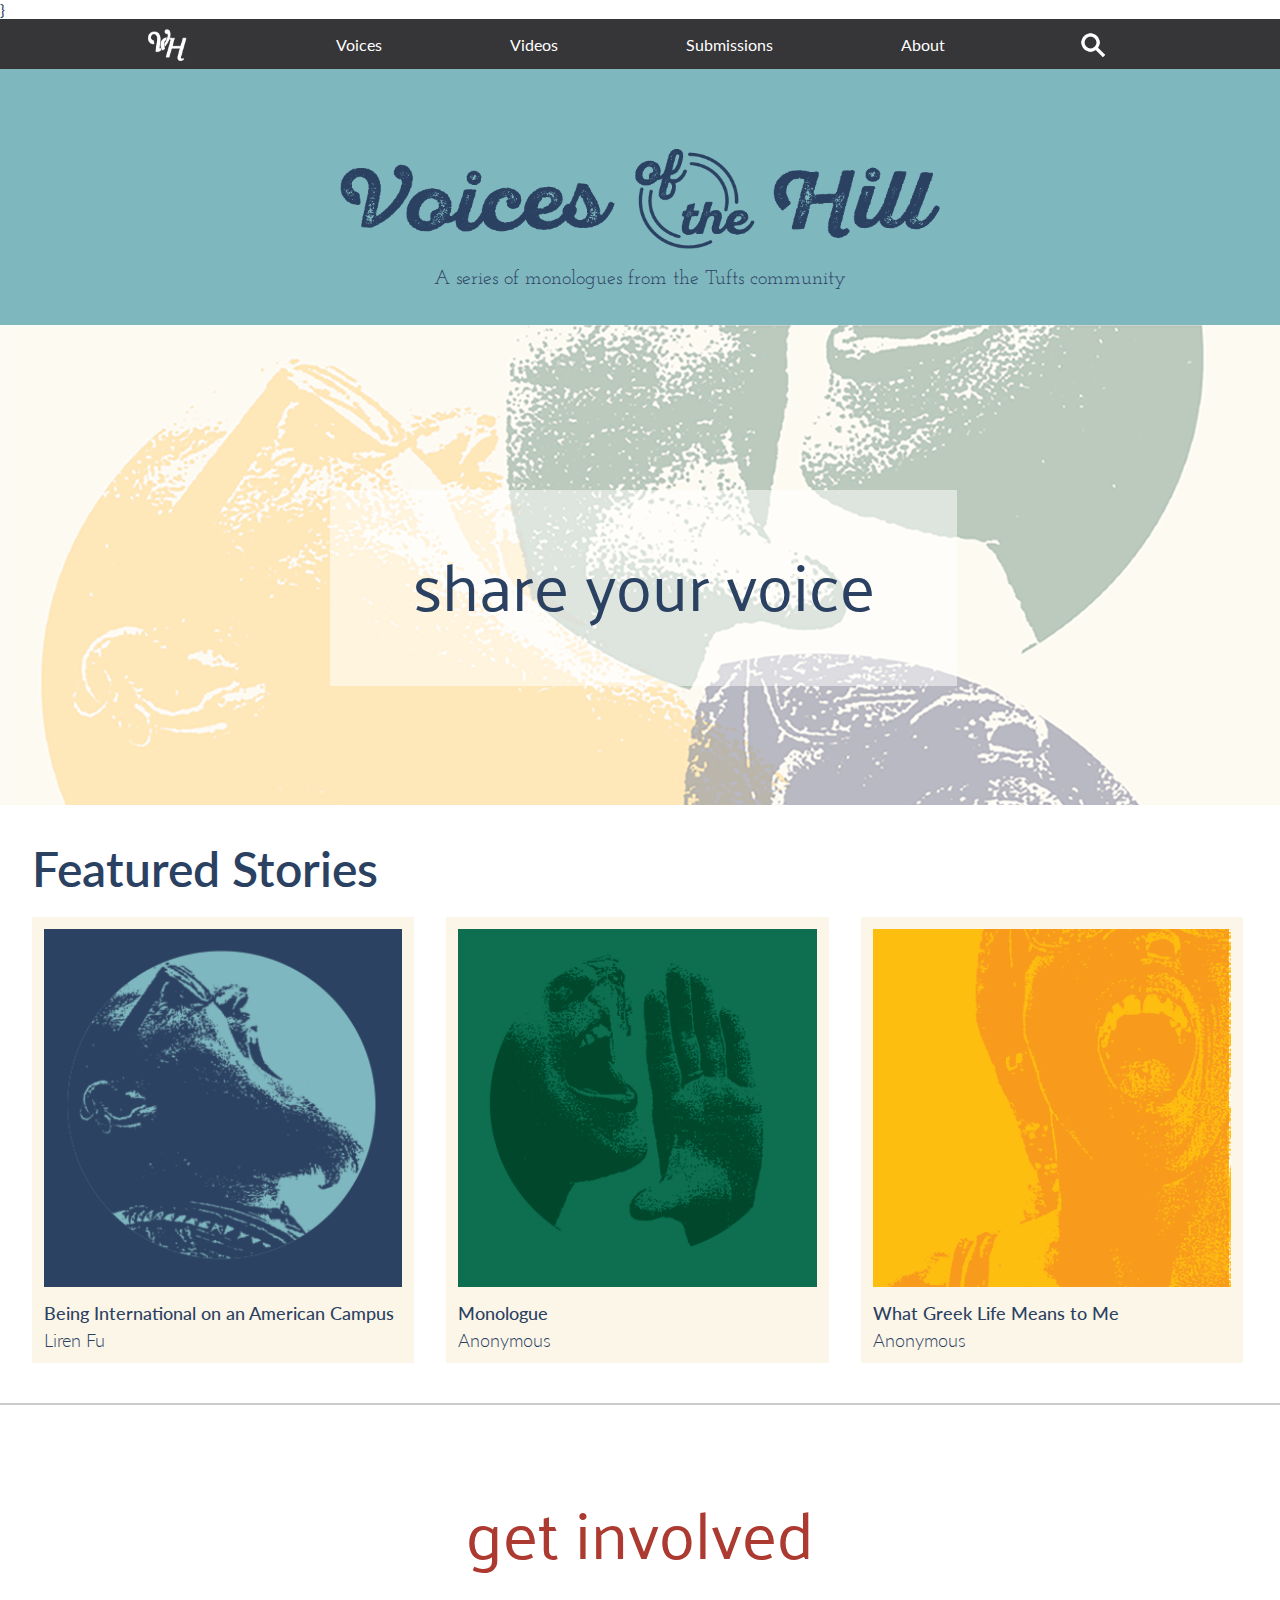
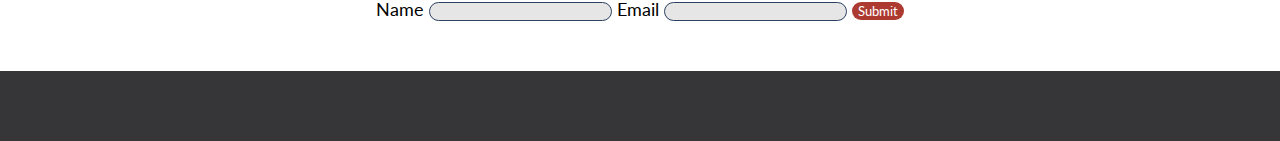
<file: index.html>
<!DOCTYPE html>
<html lang="en">
<head>
	<meta charset="utf-8">
	<title>Voices of the Hill</title>

	<link rel="stylesheet" media="screen" href="voicesstylesheet.css">
    
    <link href="https://fonts.googleapis.com/css?family=Josefin+Sans" rel="stylesheet">
    <link href="https://fonts.googleapis.com/css?family=Lato" rel="stylesheet">
    <link href="https://fonts.googleapis.com/css?family=Josefin+Slab" rel="stylesheet">}
    <link href="https://fonts.googleapis.com/css?family=Palanquin:700" rel="stylesheet">
    <link href="https://fonts.googleapis.com/css?family=Palanquin+Dark" rel="stylesheet">

    
	<meta name="viewport" content="width=device-width, initial-scale=1.0">
	<meta name="author" content="David Harrison">
	<meta name="description" content="A series of monologues from the tufts community.">
	<meta name="voices" content="all">

</head>

<body>

    <div class="globalheader">
        
        <a href="index.html">
        <img class="logo" src="headerlogo.png" width="80" height="50">
        </a>
        
        <ul class="navigation-menu">
            <li><a href="VoicesStories.html">Voices</a></li>
            <li><a href="Videospage.html">Videos</a></li>
            <li><a href="Submissions.html">Submissions</a></li>
            <li><a href="About.html">About</a></li>
        </ul>
        
        <img class="search" src="search.png" width="40" height="40">
        
    </div>
    
    <div class="pagetitle">
        <img class="centerlogo" src="centerlogo.png" width="600" height="100">
        <h4 id="subtitle">A series of monologues from the Tufts community</h4>
    </div>

    <a id="submitlink" href="Submissions.html">
        <div class="background">
        <h3 id="submitstory">share your voice</h3>
        </div></a>
    
    <div class="divider">
    </div>
    
    <h2 class="featured">Featured Stories</h2>
    
    <div class="grid-container outline">
        <div class="row">
            <a href="Indstory.html">
            <div class="col-2">
                <p id="storydesc">This story is about difficulties with expectations for international students on an American campus and the lack of empathy for their individual cultures</p>
                <img class="img-front" src="bluelight1.png">
                <h3 class="voice-title">Being International on an American Campus</h3>
                <h4 class="voice-author">Liren Fu</h4>
            </div>
            </a>
            <a href="Indstory.html">
            <div class="col-2">
                <p id="storydesc">Lorem ipsum dolor sit amet, consectetur adipiscing elit, sed do eiusmod tempor incididunt ut labore et dolore magna aliqua. Ut enim ad minim veniam, quis nostrud exercitation ullamco laboris nisi ut aliquip ex ea commodo consequat.</p>
                <img class="img-front" src="green2.png">
                <h3 class="voice-title">Monologue</h3>
                <h4 class="voice-author">Anonymous</h4>
            </div>
            </a>
            <a href="Indstory.html">
            <div class="col-2">
                <p id="storydesc">Lorem ipsum dolor sit amet, consectetur adipiscing elit, sed do eiusmod tempor incididunt ut labore et dolore magna aliqua. Ut enim ad minim veniam, quis nostrud exercitation ullamco laboris nisi ut aliquip ex ea commodo consequat.</p>
                <img class="img-front" src="yellow3.png">
                <h3 class="voice-title">What Greek Life Means to Me</h3>
                <h4 class="voice-author">Anonymous</h4>
            </div> 
            </a>
        </div> 
    </div>
    
    <div class="line"></div>
    
    <div class="get-involved">
        <h2 id="involved">get involved</h2>
        <div class="email-submit">
            <form action="http://www.example.org/subscribe.php" class="email-form">
                <p>Name
                    <input id="name1" type="text" name="name" size="20" maxlength="30" />
                    Email
                    <input id="email1" type="email" name="email" />
                    <input id="submit1" type="submit" value="Submit" />
            </form>
        </div>
    </div>
    
    <div class="footer">
    </div>

</body>
</html>
</file>
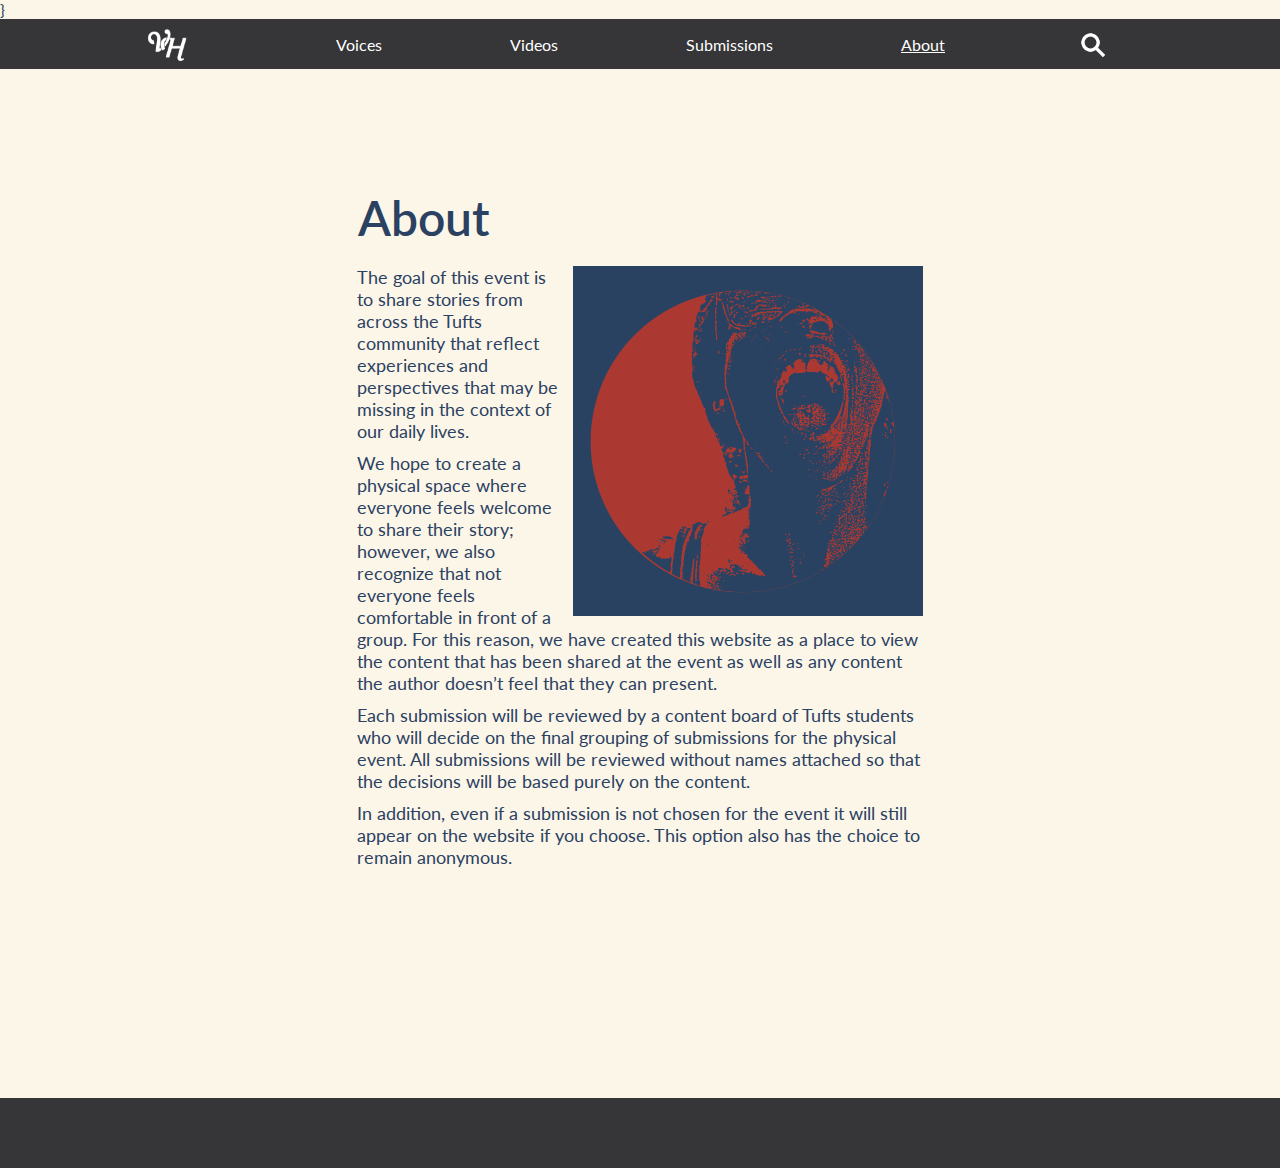
<file: About.html>
<!DOCTYPE html>
<html lang="en">
<head>
	<meta charset="utf-8">
	<title>Voices of the Hill</title>

	<link rel="stylesheet" media="screen" href="voicesstylesheet.css">
    <link href="https://fonts.googleapis.com/css?family=Josefin+Sans" rel="stylesheet">
    <link href="https://fonts.googleapis.com/css?family=Lato" rel="stylesheet">
    <link href="https://fonts.googleapis.com/css?family=Josefin+Slab" rel="stylesheet">}
    <link href="https://fonts.googleapis.com/css?family=Palanquin:700" rel="stylesheet">
    <link href="https://fonts.googleapis.com/css?family=Palanquin+Dark" rel="stylesheet">

    
	<meta name="viewport" content="width=device-width, initial-scale=1.0">
	<meta name="author" content="David Harrison">
	<meta name="description" content="A series of monologues from the tufts community.">
	<meta name="voices" content="all">

</head>

<body id="storypage">

    <div class="globalheader">
        
        <a href="index.html">
        <img class="logo" src="headerlogo.png" width="80" height="50">
        </a>
        
        <ul class="navigation-menu">
            <li><a href="VoicesStories.html">Voices</a></li>
            <li><a href="Videospage.html">Videos</a></li>
            <li><a href="Submissions.html">Submissions</a></li>
            <li><a id="voices-page" href="About.html">About</a></li>
        </ul>
        
        <img class="search" src="search.png" width="40" height="40">
        
    </div>
<div id="space"></div>
<div class="about">
    <h2 class="all-voices">About</h2>
    <img class="aboutpic" src="bluered1.png">
    <p class="guide">The goal of this event is to share stories from across the Tufts community that reflect experiences and perspectives that may be missing in the context of our daily lives.</p>
    <p class="guide">We hope to create a physical space where everyone feels welcome to share their story; however, we also recognize that not everyone feels comfortable in front of a group. For this reason, we have created this website as a place to view the content that has been shared at the event as well as any content the author doesn’t feel that they can present.</p>
    <p class="guide">Each submission will be reviewed by a content board of Tufts students who will decide on the final grouping of submissions for the physical event. All submissions will be reviewed without names attached so that the decisions will be based purely on the content.</p>
    <p class="guide">In addition, even if a submission is not chosen for the event it will still appear on the website if you choose. This option also has the choice to remain anonymous.</p>
    
</div>
    
<div id="space"></div>
<div id="space"></div>
<div class="footer">
</div>
</file>
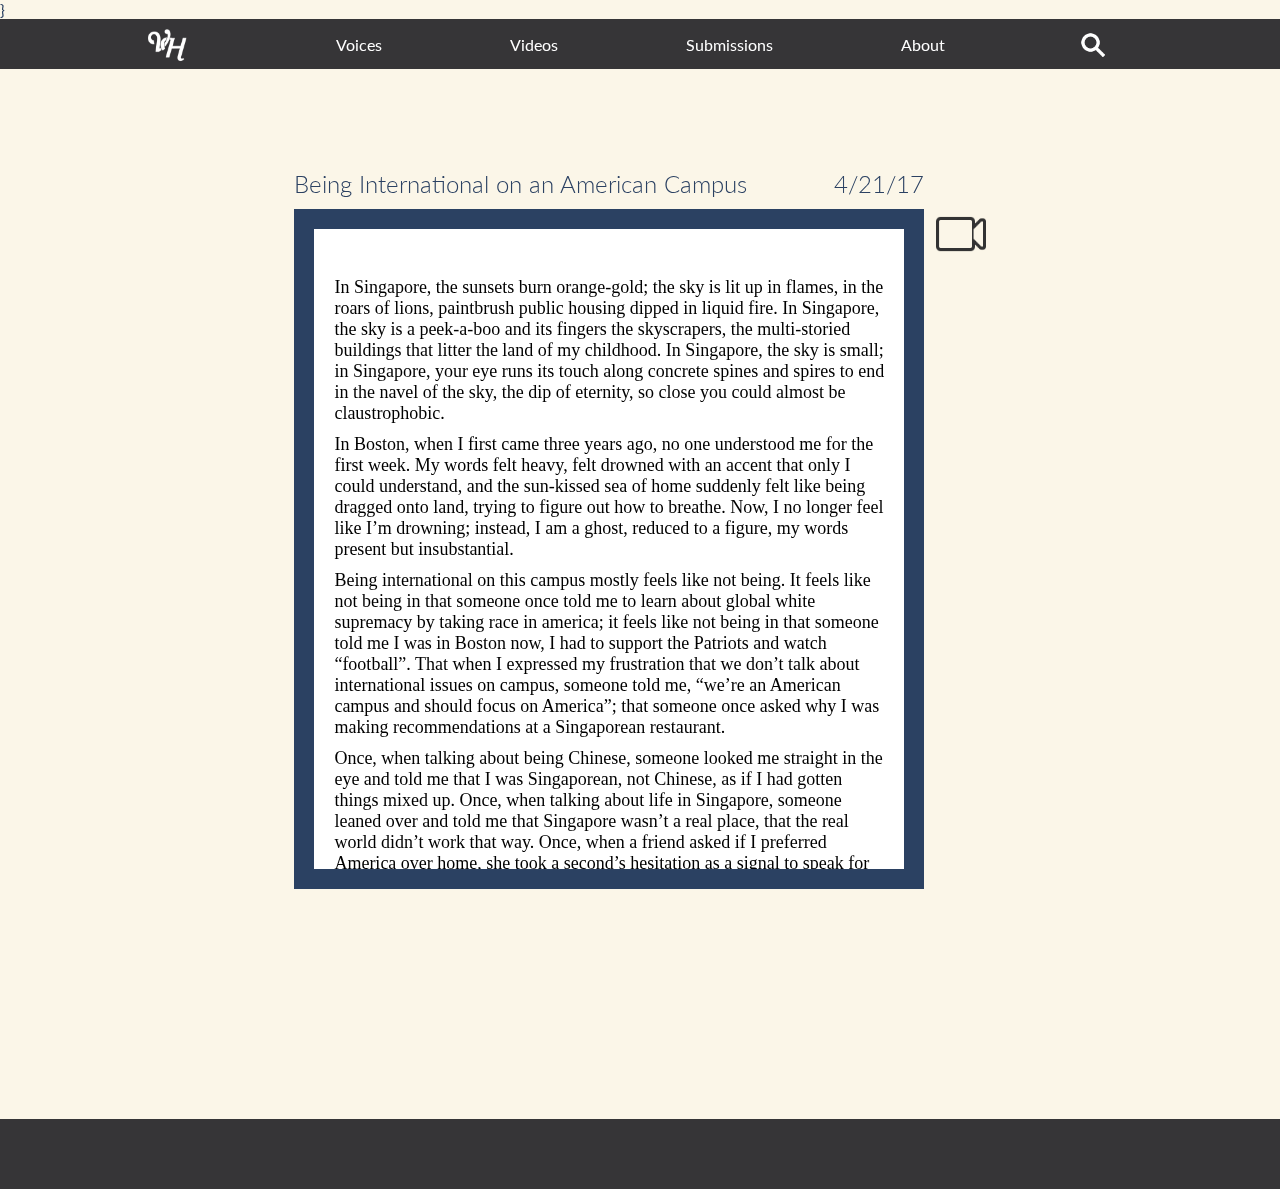
<file: Indstory.html>
<!DOCTYPE html>
<html lang="en">
<head>
	<meta charset="utf-8">
	<title>Voices of the Hill</title>

	<link rel="stylesheet" media="screen" href="voicesstylesheet.css">
    <link href="https://fonts.googleapis.com/css?family=Josefin+Sans" rel="stylesheet">
    <link href="https://fonts.googleapis.com/css?family=Lato" rel="stylesheet">
    <link href="https://fonts.googleapis.com/css?family=Josefin+Slab" rel="stylesheet">}
    <link href="https://fonts.googleapis.com/css?family=Palanquin:700" rel="stylesheet">
    <link href="https://fonts.googleapis.com/css?family=Palanquin+Dark" rel="stylesheet">
    
	<meta name="viewport" content="width=device-width, initial-scale=1.0">
	<meta name="author" content="David Harrison">
	<meta name="description" content="A series of monologues from the tufts community.">
	<meta name="voices" content="all">

</head>

<body id="storypage">

    <div class="globalheader">
        <a href="index.html">
        <img class="logo" src="headerlogo.png" width="80" height="50">
        </a>
        <ul class="navigation-menu">
            <li><a href="VoicesStories.html">Voices</a></li>
            <li><a href="Videospage.html">Videos</a></li>
            <li><a href="Submissions.html">Submissions</a></li>
            <li><a href="About.html">About</a></li>
        </ul>
        <img class="search" src="search.png" width="40" height="40"> 
    </div>
    
    <div class="story-title">
        <h3 class="str-title">Being International on an American Campus</h3>
        <h3 class="str-title2">4/21/17</h3>
    </div>
    
    <a href="Videospage.html"><div class="clickvideo"><img id="videoicon" src="video.png" width="50" height="50"></div></a>
    
    <div class="story">
    <br>
    <p>In Singapore, the sunsets burn orange-gold; the sky is lit up in flames, in the roars of lions, paintbrush public housing dipped in liquid fire. In Singapore, the sky is a peek-a-boo and its
    fingers the skyscrapers, the multi-storied buildings that litter the land of my childhood. In Singapore, the sky is small; in Singapore, your eye runs its touch along concrete spines and spires to end in the navel of the sky, the dip of eternity, so close you could almost be
    claustrophobic.</p>
    <p>In Boston, when I first came three years ago, no one understood me for the first week. My words felt heavy, felt drowned with an accent that only I could understand, and the sun-kissed sea of home suddenly felt like being dragged onto land, trying to figure out how to breathe. Now, I no longer feel like I’m drowning; instead, I am a ghost, reduced to a figure, my words present but insubstantial.</p>
    <p>Being international on this campus mostly feels like not being. It feels like not being in that someone once told me to learn about global white supremacy by taking race in america; it feels like not being in that someone told me I was in Boston now, I had to support the Patriots and watch “football”. That when I expressed my frustration that we don’t talk about
    international issues on campus, someone told me, “we’re an American campus and should focus on America”; that someone once asked why I was making recommendations at a Singaporean restaurant.</p>
    <p>Once, when talking about being Chinese, someone looked me straight in the eye and told me that I was Singaporean, not Chinese, as if I had gotten things mixed up. Once, when talking about life in Singapore, someone leaned over and told me that Singapore wasn’t a real place, that the real world didn’t work that way. Once, when a friend asked if I preferred America over home, she took a second’s hesitation as a signal to speak for me, to say of course I preferred this country to home. Once, or a few times, or over and over and over, my voice, my identity, my history, has been eroded on this campus, its particularities obliviated like the daffodil buds in a Boston snowstorm.</p>
    <p>Boston and Tufts, I do love you. I love you in the way the sunsets here shift from day to day; I love you the way the sky is sometimes suffused with blue or pink, and our campus glows from beneath. I love you the way the darker sky is sometimes ringed with light, pastel halo horizons; I love you the way that my room back home is now painted the colour of a summer sky, the kind of intense blue I first saw walking here.</p>
    <p>I love you in the way that I have been changed by being here; but Tufts, for all my love, how have you been changed by me being here? When I came to college, I expected to be changed, to grow into a better version of myself; but what has my Singaporean self achieved here on this campus? What place and spaces exist for me to be “international”, to be Singaporean, to fundamentally be who I am, must be marked for me as “international” and “cultural”; everywhere else, assimilation is assumed, immigration is intended, erosion is expected. When I exist on this campus, I must be a part of American society, American life, American issues; no matter that my cultural issues are dismissed, because of course I’m now here in America to stay. No matter that after these four years I will return home; no matter that I bring a drastically different life, perspective, history to this campus, I must simply step here and be erased, be “American”, be a dancer to your cultural rhythms when I don’t have the first idea of what the steps are.</p>
    <p>Tufts, I love you, but for all your proclamations and activism for diversity from every part of the political spectrum, what do you care for the internationals on campus? Why am I simply co-opted as a “person of colour”, when where I come from, we are all colours? Why am I simply expected to bend to your ideology, to some kind of expected response, and not bring my own? When I talked to someone about American politics, why was my opinion about slow and steady change simply dismissed, simply brushed aside as “this isn’t how America works”? And if I do not understand America, then why the hell isn’t anyone teaching me?</p>
    <p>Why am I expected to know this the moment I step on campus, when I travelled to the other side of the world, when I left my home, my family, my friends, my food and culture and creole, and am still expected to learn, by myself, without support, your history? When you talk about diversity and inclusivity, where are the supports for the people like me, or do you only care about diversity and inclusivity when it benefits your community, aka, not us? When I come to this campus, what parts of my sky are you even willing to see?</p>
    </div>
    
    <div id="space"></div>
    <div id="space"></div>
    <div class="footer">
    </div>
    
    </body>
</html>
</file>
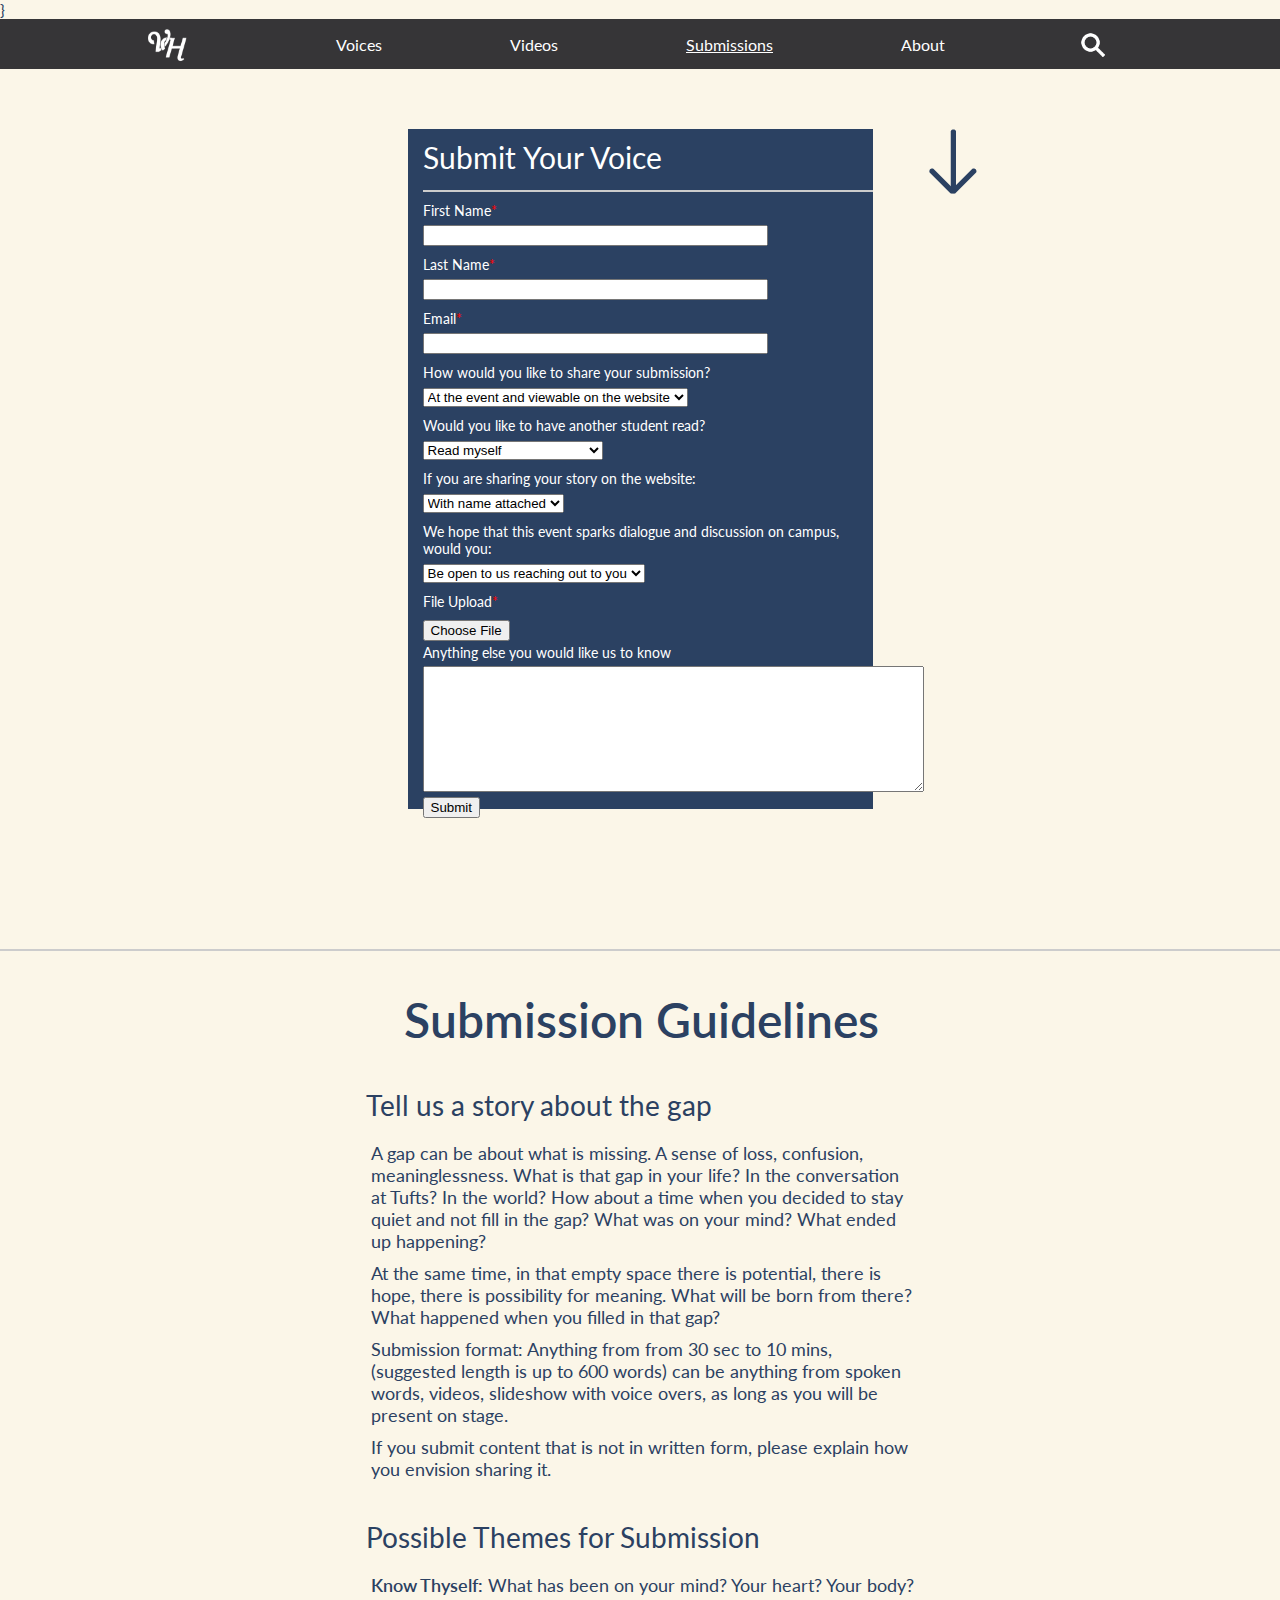
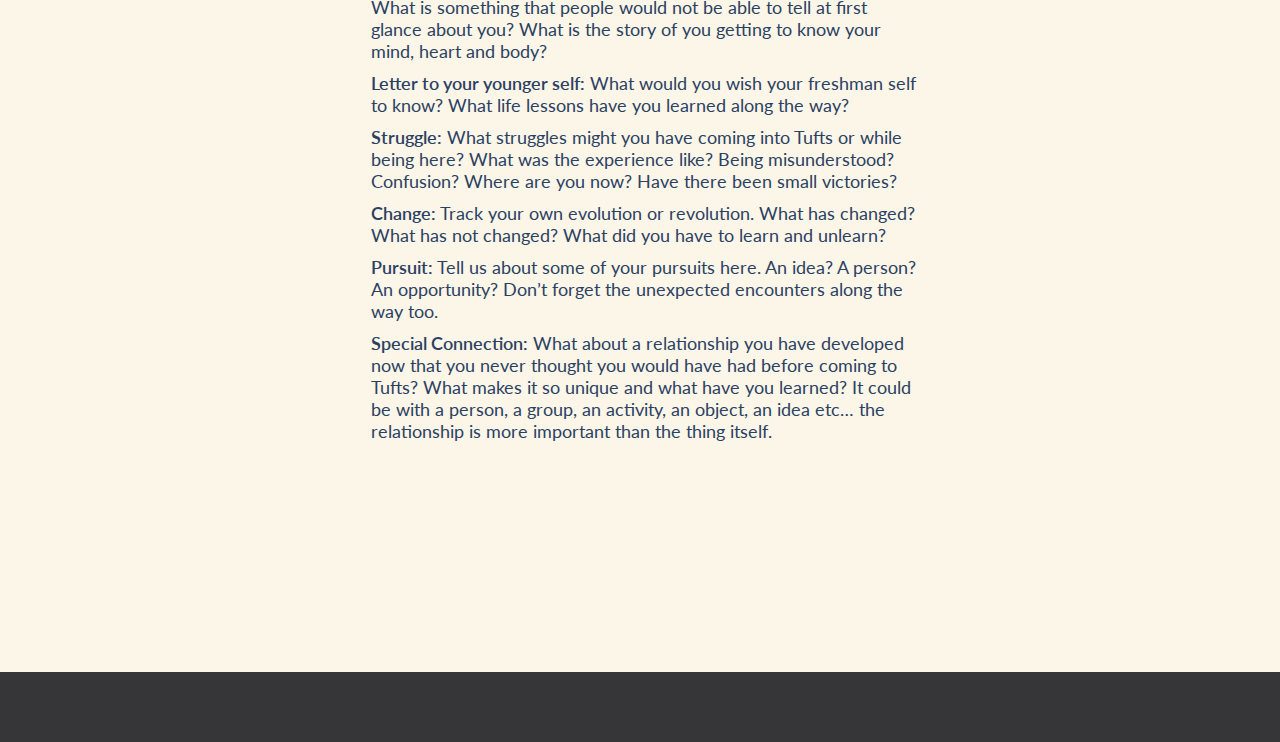
<file: Submissions.html>
<!DOCTYPE html>
<html lang="en">
<head>
	<meta charset="utf-8">
	<title>Voices of the Hill</title>

	<link rel="stylesheet" media="screen" href="voicesstylesheet.css">
  
    <link href="https://fonts.googleapis.com/css?family=Josefin+Sans" rel="stylesheet">
    <link href="https://fonts.googleapis.com/css?family=Lato" rel="stylesheet">
    <link href="https://fonts.googleapis.com/css?family=Josefin+Slab" rel="stylesheet">}
    <link href="https://fonts.googleapis.com/css?family=Palanquin:700" rel="stylesheet">
    <link href="https://fonts.googleapis.com/css?family=Palanquin+Dark" rel="stylesheet">
   
    
	<meta name="viewport" content="width=device-width, initial-scale=1.0">
	<meta name="author" content="David Harrison">
	<meta name="description" content="A series of monologues from the tufts community.">
	<meta name="voices" content="all">

</head>

<body id="storypage">

    <div class="globalheader">
        
        <a href="index.html">
        <img class="logo" src="headerlogo.png" width="80" height="50">
        </a>
        
        <ul class="navigation-menu">
            <li><a href="VoicesStories.html">Voices</a></li>
            <li><a href="Videospage.html">Videos</a></li>
            <li><a id="voices-page" href="Submissions.html">Submissions</a></li>
            <li><a href="About.html">About</a></li>
        </ul>
        
        <img class="search" src="search.png" width="40" height="40">
        
    </div>
    
<div class="submissions">
    
    <a href="#targetname"><div class="guidelinearrow"><img id="downarrow" src="downarrow.png"></div></a>
    
    <div class="submissionform">
        <form id="submitform" method="post" action="mailto:voicesofthehill@gmail.com">
        <h4 id="submitheader">Submit Your Voice</h4>
        <div class="line2"></div>
        <h5 class="form-headers">First Name<b>*</b></h5>
        <input id="name2" type="text" name="name" size="40"
                maxlength="50" />
        <h5 class="form-headers">Last Name<b>*</b></h5>
        <input id="name2" type="text" name="name" size="40"
                maxlength="50" />
        <h5 class="form-headers">Email<b>*</b></h5>
        <input id="email2" type="email" name="email" size="40" />
        <h5 class="form-headers">How would you like to share your submission?</h5>
        <select class="select2" name="share">
            <option value="both">
                At the event and viewable on the website</option>
            <option value="at event">Only at the event</option>
            <option value="online">Only online</option>
        </select>
        <h5 class="form-headers">Would you like to have another student read?</h5>
        <select class="select2" name="read">
            <option value="myself">
                Read myself</option>
            <option value="other student">Have another student read</option>
            <option value="None">None</option>
        </select>
        <h5 class="form-headers">If you are sharing your story on the website:</h5>
        <select class="select2" name="author">
            <option value="name attached">
                With name attached</option>
            <option value="anonymous">Anonymous</option>
            <option value="N/A">N/A</option>
        </select>
        <h5 class="form-headers">We hope that this event sparks dialogue and discussion on campus, would you:</h5>
        <select class="select2" name="reaching out">
            <option value="be open">
                Be open to us reaching out to you</option>
            <option value="no contact">Prefer not to be contacted after</option>
        </select>
        <h5 class="form-headers">File Upload<b>*</b></h5>
        <input class="button2" type="file" name="user-submission"/><br/>
        <h5 class="form-headers">Anything else you would like us to know</h5>
        <textarea class="textarea2" name="comments" cols="60" rows="8"></textarea>
        <input class="button2" type="submit" value="Submit">
        </form>
    </div>
</div>
    <div id="space"></div>
    
    <a name="targetname"><div class="line"></div></a>
    
<div class="guidelines">
    <h2 class="all-voices2">Submission Guidelines</h2>
    <h3 class="sub-guide">Tell us a story about the gap</h3>
    <p class="guide">A gap can be about what is missing. A sense of loss, confusion, meaninglessness. What is that gap in your life? In the conversation at Tufts? In the world? How about a time when you decided to stay quiet and not fill in the gap? What was on your mind? What ended up happening?</p>
    <p class="guide">At the same time, in that empty space there is potential, there is hope, there is possibility for meaning. What will be born from there? What happened when you filled in that gap?</p>
    <p class="guide">Submission format: Anything from from 30 sec to 10 mins, (suggested length is up to 600 words) can be anything from spoken words, videos, slideshow with voice overs, as long as you will be present on stage.</p>
    <p class="guide">If you submit content that is not in written form, please explain how you envision sharing it.</p>
    <h3 class="sub-guide">Possible Themes for Submission</h3>
    <p class="guide"><i>Know Thyself:</i> What has been on your mind? Your heart? Your body? What is something that people would not be able to tell at first glance about you? What is the story of you getting to know your mind, heart and body?</p>
    <p class="guide"><i>Letter to your younger self:</i> What would you wish your freshman self to know? What life lessons have you learned along the way?</p>
    <p class="guide"><i>Struggle:</i> What struggles might you have coming into Tufts or while being here? What was the experience like? Being misunderstood? Confusion? Where are you now? Have there been small victories?</p>
    <p class="guide"><i>Change:</i> Track your own evolution or revolution. What has changed? What has not changed? What did you have to learn and unlearn?</p>
    <p class="guide"><i>Pursuit:</i> Tell us about some of your pursuits here. An idea? A person? An opportunity? Don’t forget the unexpected encounters along the way too.</p>
    <p class="guide"><i>Special Connection:</i> What about a relationship you have developed now that you never thought you would have had before coming to Tufts? What makes it so unique and what have you learned? It could be with a person, a group, an activity, an object, an idea etc… the relationship is more important than the thing itself.</p>
    
</div>
    
<div id="space"></div>
<div id="space"></div>
<div class="footer">
</div>
    
</body>
</html>
</file>
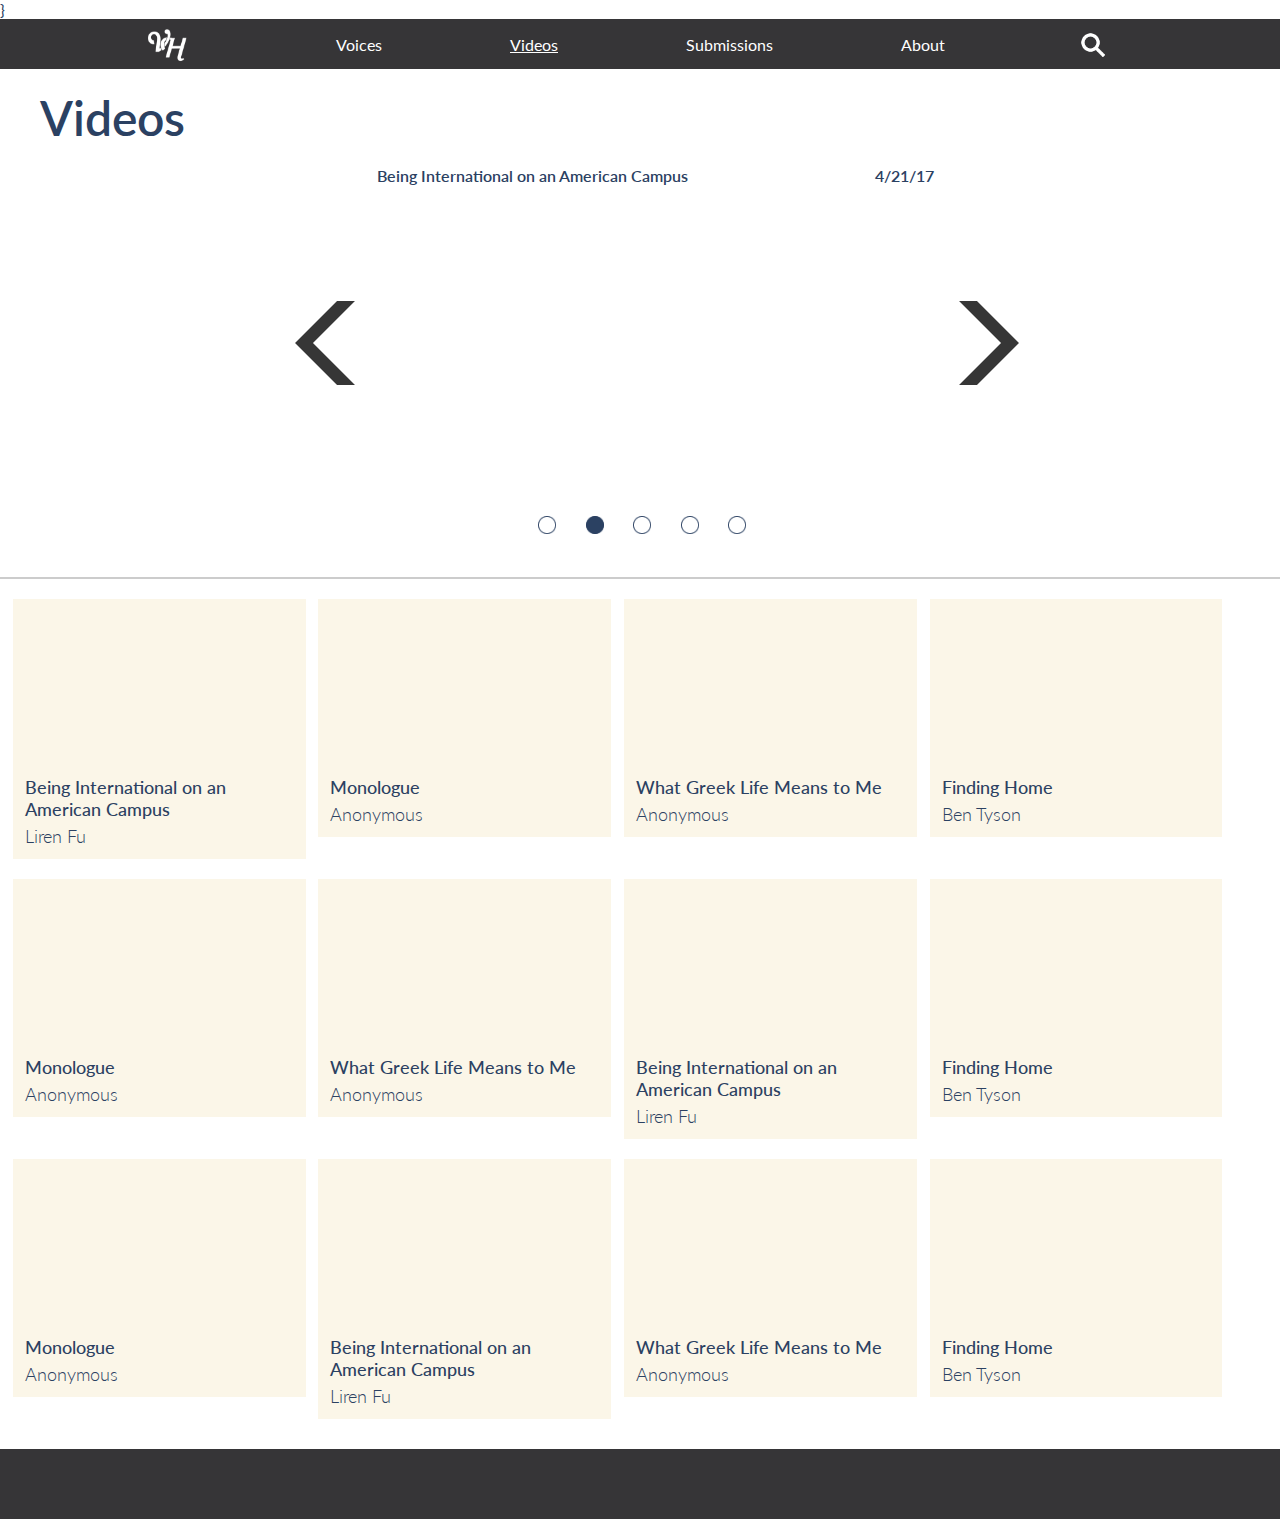
<file: Videospage.html>
<!DOCTYPE html>
<html lang="en">
<head>
	<meta charset="utf-8">
	<title>Voices of the Hill</title>

	<link rel="stylesheet" media="screen" href="voicesstylesheet.css">
    <link href="https://fonts.googleapis.com/css?family=Josefin+Sans" rel="stylesheet">
    <link href="https://fonts.googleapis.com/css?family=Lato" rel="stylesheet">
    <link href="https://fonts.googleapis.com/css?family=Josefin+Slab" rel="stylesheet">}
    <link href="https://fonts.googleapis.com/css?family=Palanquin:700" rel="stylesheet">
    <link href="https://fonts.googleapis.com/css?family=Palanquin+Dark" rel="stylesheet">
    
	<meta name="viewport" content="width=device-width, initial-scale=1.0">
	<meta name="author" content="David Harrison">
	<meta name="description" content="A series of monologues from the tufts community.">
	<meta name="voices" content="all">

</head>

<body>

    <div class="globalheader">
        
        <a href="index.html">
        <img class="logo" src="headerlogo.png" width="80" height="50">
        </a>
        
        <ul class="navigation-menu">
            <li><a href="VoicesStories.html">Voices</a></li>
            <li><a id="voices-page" href="Videospage.html">Videos</a></li>
            <li><a href="Submissions.html">Submissions</a></li>
            <li><a href="About.html">About</a></li>
        </ul>
        
        <img class="search" src="search.png" width="40" height="40">
        
    </div>
    
    <div class="voices">
        <h2 class="all-videos">Videos</h2>
        <div class="videoheader">
            <h3 class="video-title">Being International on an American Campus</h3>
            <h3 class="video-title2">4/21/17</h3>
        </div>
        <div class="featured-videos">
                <div id="slideshow">
                <img id="arrow" src="arrow.png" width="60" height="84" onclick="changeVideo()">
                </div>
                <iframe id="main-video" width="560" height="315" src="https://www.youtube.com/embed/pqBnAgPv0pY" frameborder="0" allowfullscreen></iframe>
                <div id="slideshow">
                <img id="arrow2" src="arrow.png" width="60" height="84" onclick="changeVideo2()">
                </div>
        </div>
    </div>
    
<script>
    var videos = ["https://www.youtube.com/embed/pqBnAgPv0pY",
                  "https://www.youtube.com/embed/iADTpgRXYrk", "https://www.youtube.com/embed/tuHYZdf-ad0", "https://www.youtube.com/embed/fYNbp6lLl3k", "https://www.youtube.com/embed/FKbpLDdw4KU"];

    function changeVideo(dir) {
        var video = document.getElementById("main-video");
        if (videos.indexOf(video.src) == '1'){
            
        }
        video.src = videos[videos.indexOf(video.src) + (dir || 1)] || videos[dir ? videos.length - 1 : 0];
        
    }
     function changeVideo2(dir) {
        var video = document.getElementById("main-video");
        video.src = videos[videos.indexOf(video.src) + (-1 || 1)] || videos[-1 ? videos.length - 1 : 0];
    }
    
    document.onkeydown = function(e) {
        e = e || window.event;
        if (e.keyCode == '37') {
            changeVideo(-1) //left <- show Prev image
        } else if (e.keyCode == '39') {
            // right -> show next image
            changeVideo()
        }
    }
</script>
    
    <div class="picker">
            <img class="scroll" id="scroll1" src="scrollopen.png" width="20" height="20">
            <img class="scroll" id="scroll2" src="scrollclosed.png" width="20" height="20">
            <img class="scroll" src="scrollopen.png" width="20" height="20">
            <img class="scroll" src="scrollopen.png" width="20" height="20">
            <img class="scroll" src="scrollopen.png" width="20" height="20">
    </div>
    <div class="line"></div>
    <div class="row">
            <div class="col-1">
                <iframe class="main-video2" src="https://www.youtube.com/embed/pqBnAgPv0pY" frameborder="0" allowfullscreen></iframe>
                <a href="Indstory.html">
                <h3 class="voice-title">Being International on an American Campus</h3>
                <h4 class="voice-author">Liren Fu</h4>
                </a>
            </div>
            <div class="col-1">
                <iframe class="main-video2" src="https://www.youtube.com/embed/2r3KCpxnbCw" frameborder="0" allowfullscreen></iframe>
                <a href="Indstory.html">
                <h3 class="voice-title">Monologue</h3>
                <h4 class="voice-author">Anonymous</h4>
                </a>
            </div> 
            <div class="col-1">
                <iframe class="main-video2" src="https://www.youtube.com/embed/uDmSZX_zVuQ" frameborder="0" allowfullscreen></iframe>
                <a href="Indstory.html">
                <h3 class="voice-title">What Greek Life Means to Me</h3>
                <h4 class="voice-author">Anonymous</h4>
                </a>
            </div>
            <div class="col-1">
                <iframe class="main-video2" src="https://www.youtube.com/embed/gkjW9PZBRfk" frameborder="0" allowfullscreen></iframe>
                <a href="Indstory.html">
                <h3 class="voice-title">Finding Home</h3>
                <h4 class="voice-author">Ben Tyson</h4>
                </a>
            </div>
    </div>
    <div class="row">
            <div class="col-1">
                <iframe class="main-video2" src="https://www.youtube.com/embed/2r3KCpxnbCw" frameborder="0" allowfullscreen></iframe>
                <a href="Indstory.html">
                <h3 class="voice-title">Monologue</h3>
                <h4 class="voice-author">Anonymous</h4>
                </a>
            </div> 
            <div class="col-1">
                <iframe class="main-video2" src="https://www.youtube.com/embed/uDmSZX_zVuQ" frameborder="0" allowfullscreen></iframe>
                <a href="Indstory.html">
                <h3 class="voice-title">What Greek Life Means to Me</h3>
                <h4 class="voice-author">Anonymous</h4>
                </a>
            </div>
            <div class="col-1">
                <iframe class="main-video2" src="https://www.youtube.com/embed/pqBnAgPv0pY" frameborder="0" allowfullscreen></iframe>
                <a href="Indstory.html">
                <h3 class="voice-title">Being International on an American Campus</h3>
                <h4 class="voice-author">Liren Fu</h4>
                </a>
            </div>
            <div class="col-1">
                <iframe class="main-video2" src="https://www.youtube.com/embed/gkjW9PZBRfk" frameborder="0" allowfullscreen></iframe>
                <a href="Indstory.html">
                <h3 class="voice-title">Finding Home</h3>
                <h4 class="voice-author">Ben Tyson</h4>
                </a>
            </div>
    </div>
    <div class="row">
            <div class="col-1">
                <iframe class="main-video2" src="https://www.youtube.com/embed/2r3KCpxnbCw" frameborder="0" allowfullscreen></iframe>
                <a href="Indstory.html">
                <h3 class="voice-title">Monologue</h3>
                <h4 class="voice-author">Anonymous</h4>
                </a>
            </div> 
            <div class="col-1">
                <iframe class="main-video2" src="https://www.youtube.com/embed/pqBnAgPv0pY" frameborder="0" allowfullscreen></iframe>
                <a href="Indstory.html">
                <h3 class="voice-title">Being International on an American Campus</h3>
                <h4 class="voice-author">Liren Fu</h4>
                </a>
            </div>
            <div class="col-1">
                <iframe class="main-video2" src="https://www.youtube.com/embed/uDmSZX_zVuQ" frameborder="0" allowfullscreen></iframe>
                <a href="Indstory.html">
                <h3 class="voice-title">What Greek Life Means to Me</h3>
                <h4 class="voice-author">Anonymous</h4>
                </a>
            </div>
            <div class="col-1">
                <iframe class="main-video2" src="https://www.youtube.com/embed/gkjW9PZBRfk" frameborder="0" allowfullscreen></iframe>
                <a href="Indstory.html">
                <h3 class="voice-title">Finding Home</h3>
                <h4 class="voice-author">Ben Tyson</h4>
                </a>
            </div>
        </div>
    <div class="footer">
    </div>
</body>
</html>
</file>
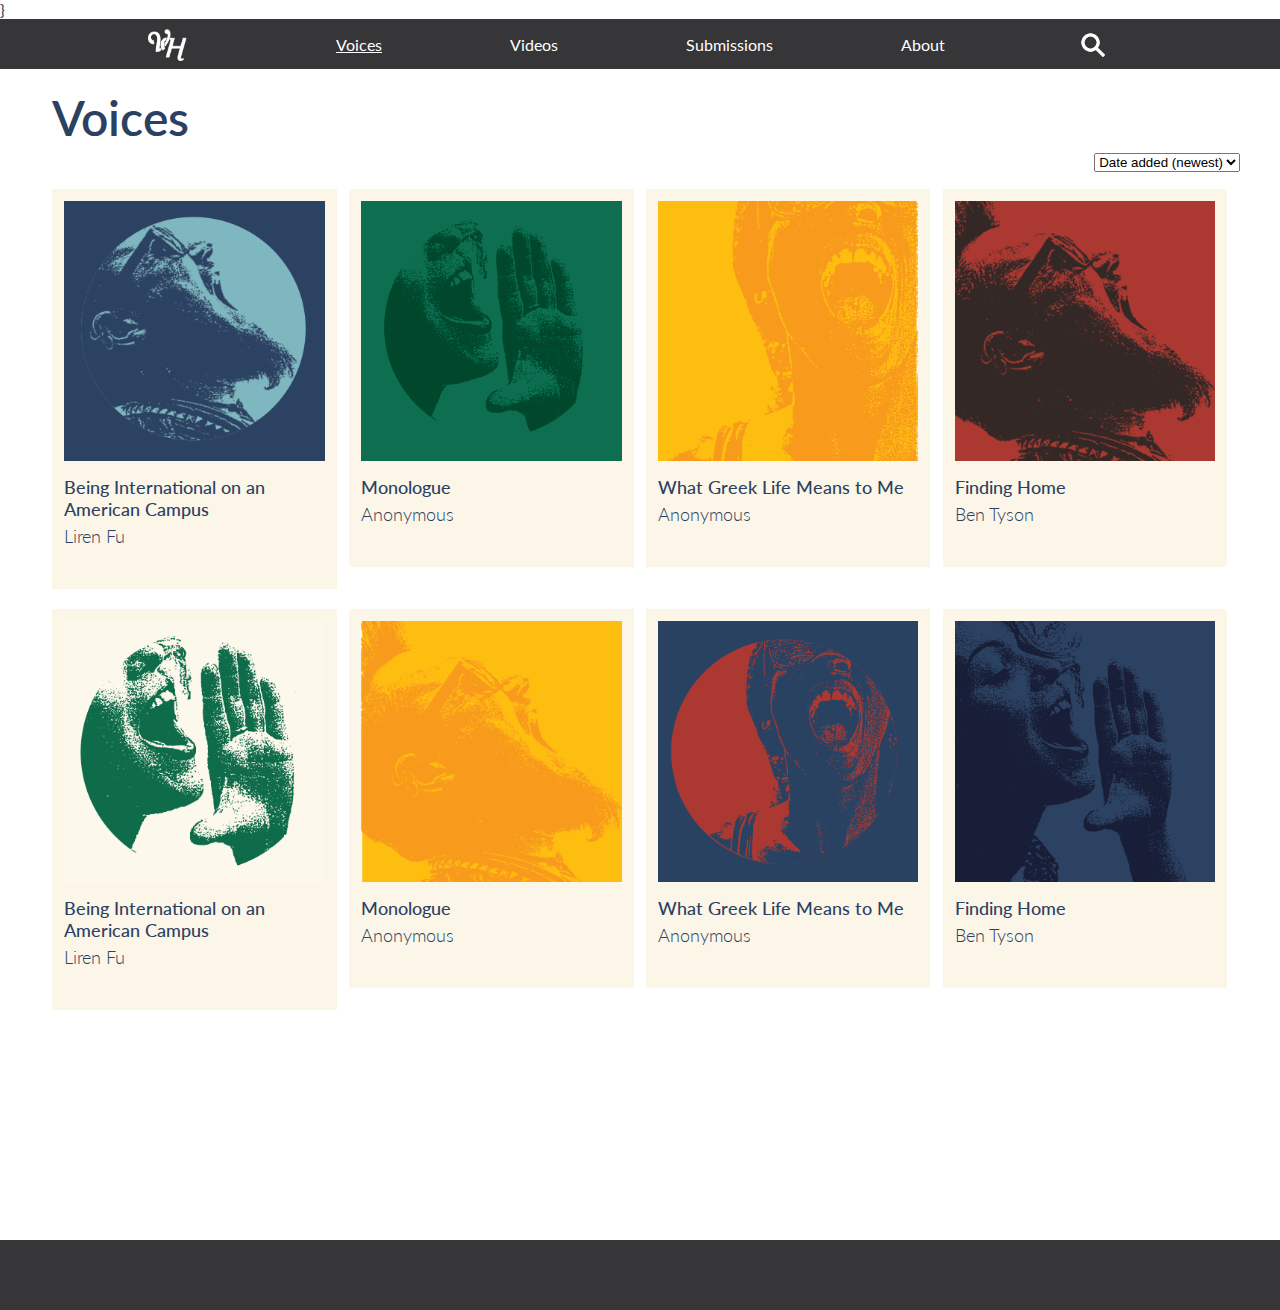
<file: VoicesStories.html>
<!DOCTYPE html>
<html lang="en">
<head>
	<meta charset="utf-8">
	<title>Voices of the Hill</title>

	<link rel="stylesheet" media="screen" href="voicesstylesheet.css">
    <link href="https://fonts.googleapis.com/css?family=Josefin+Sans" rel="stylesheet">
    <link href="https://fonts.googleapis.com/css?family=Lato" rel="stylesheet">
    <link href="https://fonts.googleapis.com/css?family=Josefin+Slab" rel="stylesheet">}
    <link href="https://fonts.googleapis.com/css?family=Palanquin:700" rel="stylesheet">
    <link href="https://fonts.googleapis.com/css?family=Palanquin+Dark" rel="stylesheet">
    
	<meta name="viewport" content="width=device-width, initial-scale=1.0">
	<meta name="author" content="David Harrison">
	<meta name="description" content="A series of monologues from the tufts community.">
	<meta name="voices" content="all">

</head>

<body>

    <div class="globalheader">
        
        <a href="index.html">
        <img class="logo" src="headerlogo.png" width="80" height="50">
        </a>
        
        <ul class="navigation-menu">
            <li><a id="voices-page" href="VoicesStories.html">Voices</a></li>
            <li><a href="Videospage.html">Videos</a></li>
            <li><a href="Submissions.html">Submissions</a></li>
            <li><a href="About.html">About</a></li>
        </ul>
        
        <img class="search" src="search.png" width="40" height="40">
        
    </div>
    <div class="voices">
        <div id="voicesheader">
            <h2 class="all-voices" id="voiceshead">Voices</h2>
            <form id="sortby" action="http://www.example.com/profile.php">
                <select name="sort">
                <option value="date added">Date added (newest)</option>
                <option value="most viewed">Date added (oldest)</option>
                <option value="computer">Most clicked</option>
                </select>
            </form>
        </div>
        
        <div class="grid-container outline">
        <div class="row">
            <div class="col-1">
                <a href="Indstory.html">
                <p id="storydesc2">Lorem ipsum dolor sit amet, consectetur adipiscing elit, sed do eiusmod tempor incididunt ut labore et dolore magna aliqua. Ut enim ad minim veniam, quis nostrud exercitation ullamco laboris nisi ut aliquip ex ea commodo consequat.</p>
                <img class="img-front" src="bluelight1.png">
                <h3 class="voice-title">Being International on an American Campus</h3>
                <h4 class="voice-author">Liren Fu</h4>
                </a>
                <iframe class="soundcloud" width="100%" height="20" scrolling="no" frameborder="no" src="https://w.soundcloud.com/player/?url=https%3A//api.soundcloud.com/tracks/171724760&amp;color=ff5500&amp;auto_play=false&amp;hide_related=false&amp;show_comments=true&amp;show_user=true&amp;show_reposts=false"></iframe>
            </div>
            <div class="col-1">
                <a href="Indstory.html">
                 <p id="storydesc2">Lorem ipsum dolor sit amet, consectetur adipiscing elit, sed do eiusmod tempor incididunt ut labore et dolore magna aliqua. Ut enim ad minim veniam, quis nostrud exercitation ullamco laboris nisi ut aliquip ex ea commodo consequat.</p>
                <img class="img-front" src="green2.png">
                <h3 class="voice-title">Monologue</h3>
                <h4 class="voice-author">Anonymous</h4>
                </a>
                <iframe class="soundcloud" width="100%" height="20" scrolling="no" frameborder="no" src="https://w.soundcloud.com/player/?url=https%3A//api.soundcloud.com/tracks/137570247&amp;color=ff5500&amp;auto_play=false&amp;hide_related=false&amp;show_comments=true&amp;show_user=true&amp;show_reposts=false"></iframe>
            </div> 
            <div class="col-1">
                <a href="Indstory.html">
                 <p id="storydesc2">Lorem ipsum dolor sit amet, consectetur adipiscing elit, sed do eiusmod tempor incididunt ut labore et dolore magna aliqua. Ut enim ad minim veniam, quis nostrud exercitation ullamco laboris nisi ut aliquip ex ea commodo consequat.</p>
                <img class="img-front" src="yellow3.png">
                <h3 class="voice-title">What Greek Life Means to Me</h3>
                <h4 class="voice-author">Anonymous</h4>
                </a>
                <iframe class="soundcloud" width="100%" height="20" scrolling="no" frameborder="no" src="https://w.soundcloud.com/player/?url=https%3A//api.soundcloud.com/tracks/256034616&amp;color=ff5500&amp;auto_play=false&amp;hide_related=false&amp;show_comments=true&amp;show_user=true&amp;show_reposts=false"></iframe>
            </div>
            <div class="col-1">
                <a href="Indstory.html">
                 <p id="storydesc2">Lorem ipsum dolor sit amet, consectetur adipiscing elit, sed do eiusmod tempor incididunt ut labore et dolore magna aliqua. Ut enim ad minim veniam, quis nostrud exercitation ullamco laboris nisi ut aliquip ex ea commodo consequat.</p>
                <img class="img-front" src="redblack2.png">
                <h3 class="voice-title">Finding Home</h3>
                <h4 class="voice-author">Ben Tyson</h4>
                </a>
                <iframe class="soundcloud" width="100%" height="20" scrolling="no" frameborder="no" src="https://w.soundcloud.com/player/?url=https%3A//api.soundcloud.com/tracks/114111961&amp;color=ff5500&amp;auto_play=false&amp;hide_related=false&amp;show_comments=true&amp;show_user=true&amp;show_reposts=false"></iframe>
            </div>
        </div>
        <div class="row">
            <div class="col-1">
                <a href="Indstory.html">
                 <p id="storydesc2">Lorem ipsum dolor sit amet, consectetur adipiscing elit, sed do eiusmod tempor incididunt ut labore et dolore magna aliqua. Ut enim ad minim veniam, quis nostrud exercitation ullamco laboris nisi ut aliquip ex ea commodo consequat.</p>
                <img class="img-front" src="whitegreen1.png">
                <h3 class="voice-title">Being International on an American Campus</h3>
                <h4 class="voice-author">Liren Fu</h4>
                </a>
                <iframe class="soundcloud" width="100%" height="20" scrolling="no" frameborder="no" src="https://w.soundcloud.com/player/?url=https%3A//api.soundcloud.com/tracks/171724760&amp;color=ff5500&amp;auto_play=false&amp;hide_related=false&amp;show_comments=true&amp;show_user=true&amp;show_reposts=false"></iframe>
            </div>
            <div class="col-1">
                <a href="Indstory.html">
                 <p id="storydesc2">Lorem ipsum dolor sit amet, consectetur adipiscing elit, sed do eiusmod tempor incididunt ut labore et dolore magna aliqua. Ut enim ad minim veniam, quis nostrud exercitation ullamco laboris nisi ut aliquip ex ea commodo consequat.</p>
                <img class="img-front" src="yellow2.png">
                <h3 class="voice-title">Monologue</h3>
                <h4 class="voice-author">Anonymous</h4>
                </a>
                <iframe class="soundcloud" width="100%" height="20" scrolling="no" frameborder="no" src="https://w.soundcloud.com/player/?url=https%3A//api.soundcloud.com/tracks/137570247&amp;color=ff5500&amp;auto_play=false&amp;hide_related=false&amp;show_comments=true&amp;show_user=true&amp;show_reposts=false"></iframe>
            </div> 
            <div class="col-1">
                <a href="Indstory.html">
                 <p id="storydesc2">Lorem ipsum dolor sit amet, consectetur adipiscing elit, sed do eiusmod tempor incididunt ut labore et dolore magna aliqua. Ut enim ad minim veniam, quis nostrud exercitation ullamco laboris nisi ut aliquip ex ea commodo consequat.</p>
                <img class="img-front" src="bluered1.png">
                <h3 class="voice-title">What Greek Life Means to Me</h3>
                <h4 class="voice-author">Anonymous</h4>
                </a>
                <iframe class="soundcloud" width="100%" height="20" scrolling="no" frameborder="no" src="https://w.soundcloud.com/player/?url=https%3A//api.soundcloud.com/tracks/256034616&amp;color=ff5500&amp;auto_play=false&amp;hide_related=false&amp;show_comments=true&amp;show_user=true&amp;show_reposts=false"></iframe>
            </div>
            <div class="col-1">
                <a href="Indstory.html">
                 <p id="storydesc2">Lorem ipsum dolor sit amet, consectetur adipiscing elit, sed do eiusmod tempor incididunt ut labore et dolore magna aliqua. Ut enim ad minim veniam, quis nostrud exercitation ullamco laboris nisi ut aliquip ex ea commodo consequat.</p>
                <img class="img-front" src="bluedark1.png">
                <h3 class="voice-title">Finding Home</h3>
                <h4 class="voice-author">Ben Tyson</h4>
                </a>
                <iframe class="soundcloud" width="100%" height="20" scrolling="no" frameborder="no" src="https://w.soundcloud.com/player/?url=https%3A//api.soundcloud.com/tracks/114111961&amp;color=ff5500&amp;auto_play=false&amp;hide_related=false&amp;show_comments=true&amp;show_user=true&amp;show_reposts=false"></iframe>
            </div>
        </div>
            
        </div>
        </div>
    
    <div id="space"></div>
    <div id="space"></div>
    <div class="footer">
    </div>
    
    
</body>  
</html>
</file>
<file: voicesstylesheet.css>
html, body, div, span, applet, object, iframe,
h1, h2, h3, h4, h5, h6, p, blockquote, pre,
a, abbr, acronym, address, big, cite, code,
del, dfn, em, img, ins, kbd, q, s, samp,
small, strike, strong, sub, sup, tt, var,
b, u, i, center,
dl, dt, dd, ol, ul, li,
fieldset, form, label, legend,
table, caption, tbody, tfoot, thead, tr, th, td,
article, aside, canvas, details, embed, 
figure, figcaption, footer, header, hgroup, 
menu, nav, output, ruby, section, summary,
time, mark, audio, video {
	margin: 0;
	padding: 0;
	border: 0;
	font-size: 100%;
	font: inherit;
	vertical-align: baseline;
}


body{
    font-family: Lato, sans-serif;
    color: #2b4162;
}

.globalheader {
    background: #363537;
    height: 50px;
}

.logo {
    float: left;
    margin-left: 10%;
}

.navigation-menu {
    list-style-type: none;
    margin: 0;
    padding: 0;
    font-family: Lato;
}


.search {
    float: left;
    align-content: center;
    margin-top: .4em;
    padding-left: 10%;
}

.navigation-menu li a {
    float: left;
    color: #ffffff;
    font-size: 16px;
    text-decoration: none;
    margin-top: 1em;
    padding-left: 10%;
}


#voices-page {
    text-decoration: underline;
}

h1 {
    font-weight: 600;
}

.pagetitle {
   background: #7fb7be;
    height: 16em;
}
.centerlogo {
    display: block;
    margin-left: auto;
    margin-right: auto;
    padding-top: 5em;
}

#subtitle {
    font-family: Josefin Slab, Lucida Console;
    color: #2b4162;
    font-size: 20px;
    text-align: center;
    margin-top: 1em;
}

.background {
    background-image: url(background2.png);
    height: 30em;
}

.divider {
    height: 15px;
}

#submitstory {
    position: relative;
    display: block;
    align-content: center;
    text-align: center;
    width: 49%;
    font-family: Palanquin;
    font-size: 66px;
    left: 5em;
    top: 2.5em;
    padding-top: .5em;
    padding-bottom: .7em;
    background-color: rgba(255,255,255,.5)   
}

#submitstory:hover {
    background-color: rgba(255,255,255,1)
}


.upload {
    position: relative;
    float: left;
    left: 50%;
    top: 6em;
    
}


.grid-container{
        width: 100%;      
    }

.row:before, .row:after {
    content:"";
    display: table;
    clear: both;
    margin-top: 20px;
}

[class*='col-'] {
    float: left; 
    min-height: 1px; 
    width: 16.60%; 
    /*-- gutter -- */
    padding: 12px 12px 12px 12px;
    background-color: #fbf6e8;
    }

.col-2 { 
    position: relative;
    width: 28.00%;
    margin-left: 2.5%;
}

.img-front {
    position: relative;
    display: block;
    margin-left: auto;
    margin-right: auto;
    width: 100%;
    height: 100%;
}

 /*--.outline, .outline *{
     outline: 1px solid #F6A1A1; 
} --*/
     
.voice-title {
    padding-top: 15px;
    font-weight: 500;
    font-size: 18px;
}

.voice-author {
    padding-top: 5px;
    font-size: 18px;
    font-weight: 300;
}


#involved {
    position: relative;
    display: block;
    align-content: center;
    text-align: center;
    width: 100%;
    font-family: Palanquin;
    font-size: 66px;
    margin-top: 1em;
    color: #ac3a31;
}

.email-submit {
    text-align: center;
    margin-bottom: 50px;
}

#email1, #name1, #submit1 {
-webkit-border-radius: 50px;
-moz-border-radius: 50px;
border-radius: 50px;
}

#email1, #name1 {
    background: #e6e6e6;
    border-style: solid;
    border-color: #2b4162;
    border-width: 1px;
}

#submit1 {
    font-family: Lato;
    color: white;
    border-style:solid;
    border: 1px;
    background: #ac3a31;
}

.footer {
    margin-top: 30px;
    background-color: #363537;
    height: 70px;
}

.voices{
    padding-left: 40px;
}

.all-voices {
    font-size: 48px;
    font-weight: 600;
    margin-top: 20px;
    margin-left: 1%;
    margin-bottom: 20px; 
}

.col-1 { 
    position: relative;
    width: 21.00%;
    margin-left: 1%;
}

.soundcloud {
    padding-top: 7px;
}

.featured {
    font-size: 48px;
    margin-top: 20px;
    font-weight: 600;
    margin-left: 2.5%;
    margin-bottom: 20px; 
}

.all-videos {
    font-size: 48px;
    font-weight: 600;
    margin-top: 20px;
    margin-bottom: 20px; 
}

.featured-videos{
    width: 730px;
    height: 315px;
    margin-left: auto;
    margin-right: auto;
}

#arrow {
    position: relative;
    float: left;
    margin-top: 110px;
}

#main-video {
    position: relative;
    float: left;
    margin-left: 3%;
}

#arrow2 {
    position: relative;
    float: left;
    transform: rotate(180deg);
    margin-top: 110px;
    margin-left: 3%;
}

.picker {
    width: 255px;
    margin-left: auto;
    margin-right: auto;
    margin-top: 10px;
}

.scroll {
    position: relative;
    width: 18px;
    height: 18px;
    margin-left: 10%;
}

.videoheader {
    width: 567px;
    height: 20px;
    margin-right: auto;
    margin-left: auto;
    padding-bottom: 5px;
}

.video-title {
    position: relative;
    display: inline-block;
    float: left;
    font-weight: 600;
}

.video-title2 {
    position: relative;
    display: inline-block;
    float: right;
    padding-right: 10px;
    font-weight: 600;
}

.line {
    background-color: #cccccc;
    margin-top: 40px;
    height: 2px;
}

.main-video2 {
    position: relative;
    display: block;
    margin-left: auto;
    margin-right: auto;
    width: 100%;
    height: 100%;
}

.story {
    width: 550px;
    height: 600px;
    margin-left: 23%;
    padding: 20px;
    border: 20px solid #2b4162;
    overflow: scroll;
    background: #ffffff;
    font-family: Times;
}

p {
    margin-top: 10px;
    background: #ffffff;
    font-size: 18px;
    color: black;
}

#storypage {
    background: #fbf6e8;
}

.story-title {
    width: 630px;
    height: 20px;
    margin-top: 100px;
    margin-right: auto;
    margin-left: 23%;
    padding-bottom: 20px;
    font-size: 24px;
    font-weight: 300;
}

.str-title {
    position: relative;
    display: inline-block;
    float: left;
}

.str-title2 {
    position: relative;
    display: inline-block;
    float: right;
}



.submissionform {
    width: 450px;
    height: 680px;
    margin-left: auto;
    margin-right: auto;
    background-color: #2b4162;
    padding-left: 15px;
}

.form-headers {
    color: #ffffff;
    font-size: 14px;
    margin-top: 10px;
    margin-bottom: 5px;
}

.textarea2 {
    float: left;
}

.button2 {
    float: left;
    clear: both;
    margin-top: 5px;
}

#submitheader{
    color: #ffffff;
    font-size: 30px;
    padding-top: 10px;
}

.line2{
    background-color: #cccccc;
    margin-top: 15px;
    height: 2px;
}

#submitform {
    margin-top: 60px;
}

.guidelinearrow {
    float: right;
    margin-right: 25%;
    font-size: 36px;
}

#downarrow{
margin-left: 35%;
}

.all-voices2 {
    font-size: 48px;
    font-weight: 600;
    margin-top: 40px;
    margin-bottom: 20px;
    text-align: center;
}

.guidelines {
    width: 550px;
    margin-left: auto;
    margin-right: auto;
    padding-left: 2px;
}

.guide {
    background-color: #fbf6e8;
    color: #2b4162;
    padding-left: 5px;
}

b {
    color: red;
}

.sub-guide {
    font-size: 28px;
    margin-top: 40px;
    margin-bottom: 20px;
}

i {
    font-weight: 600;
}

#space {
    height: 100px;
}

.about {
    width: 45%;
    margin-left: auto;
    margin-right: auto;
}

.aboutpic {
    position: relative;
    float: right;
    padding-left: 10px;
    padding-bottom: 10px;
    padding-right: 5px;
}

.clickvideo {
    position: absolute;
    float: right;
    margin-left: 26em;
    font-size: 36px;
}

#submitlink:visited{
    color: #2b4162;
}

a:link{
  color: #2b4162;
}

a:visited{
  color: #2b4162;
}
a:hover{
  color: #fed685;
}
a:focus{
  color:green;
}
a:active{
  color:red;
}

a {
    text-decoration: none;
}

#storydesc {
    position: absolute;
    float: left;
    margin-right: 12px;
    padding-left: 5px;
    background-color: #fbf6e8;
}

#storydesc2 {
    position: absolute;
    float: left;
    margin-right: 12px;
    padding-left: 5px;
    background-color: #fbf6e8;
}

.img-front:hover {
    opacity: .2;
}

#voicesheader {
    position: relative;
    height: 100px;
}

#voiceshead {
    display: inline-block;
    float: left;
}

#sortby {
    display: inline-block;
    float: right;
    width: 135px;
    margin-right: 4.1%;
    margin-top: 6em;
    font-size: 14px;
}
</file>
